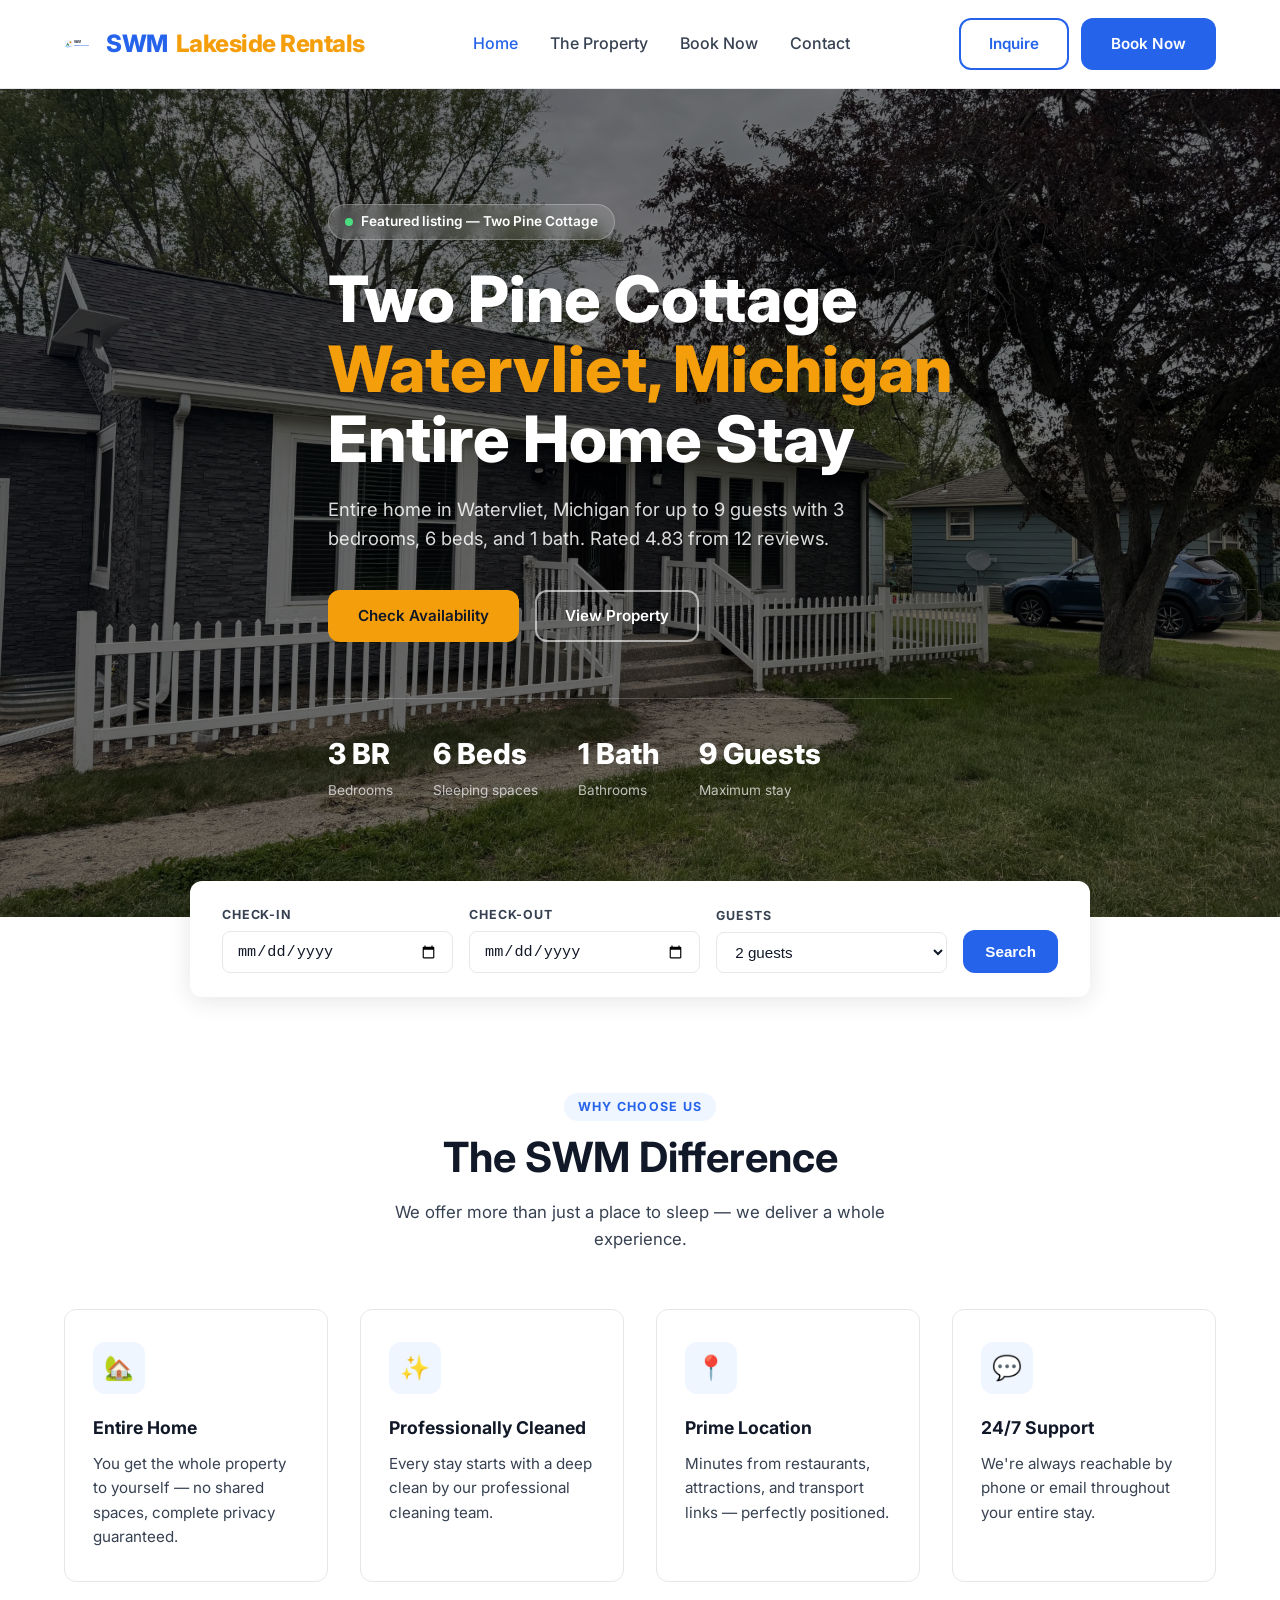
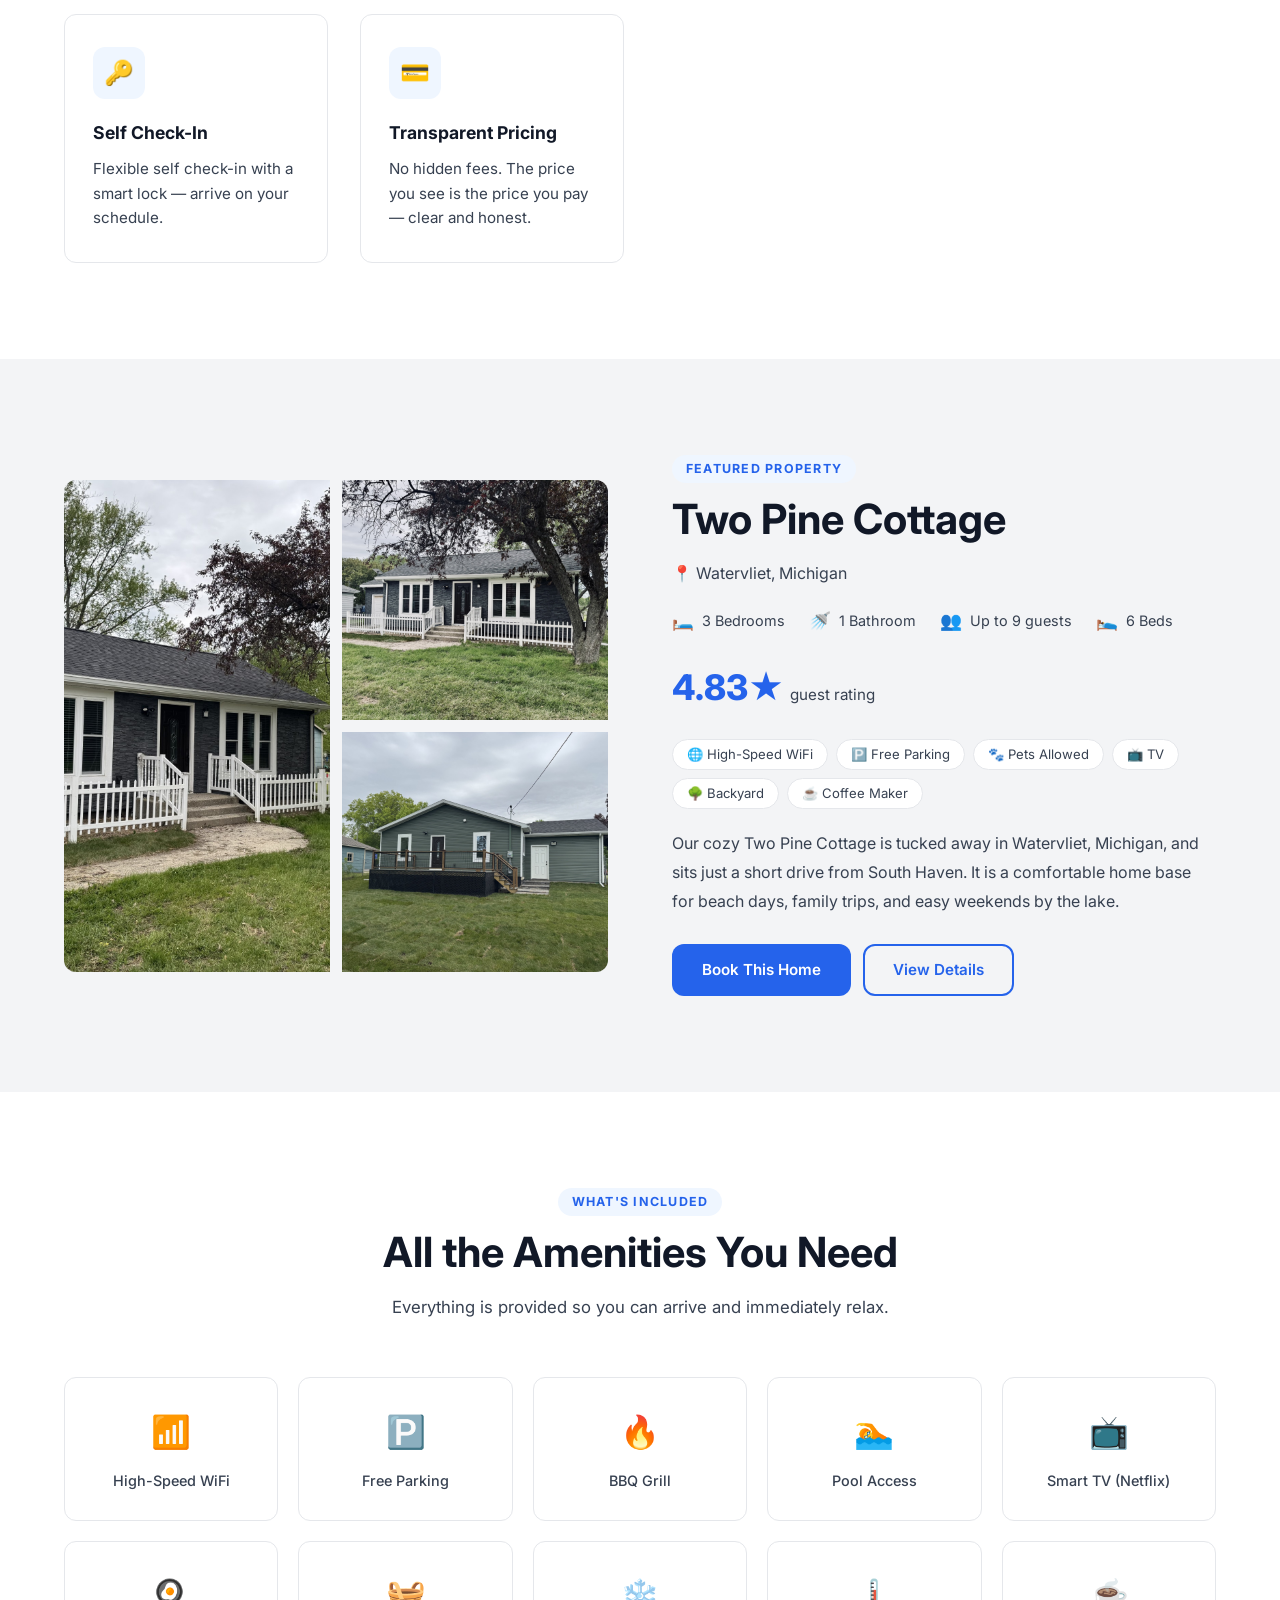
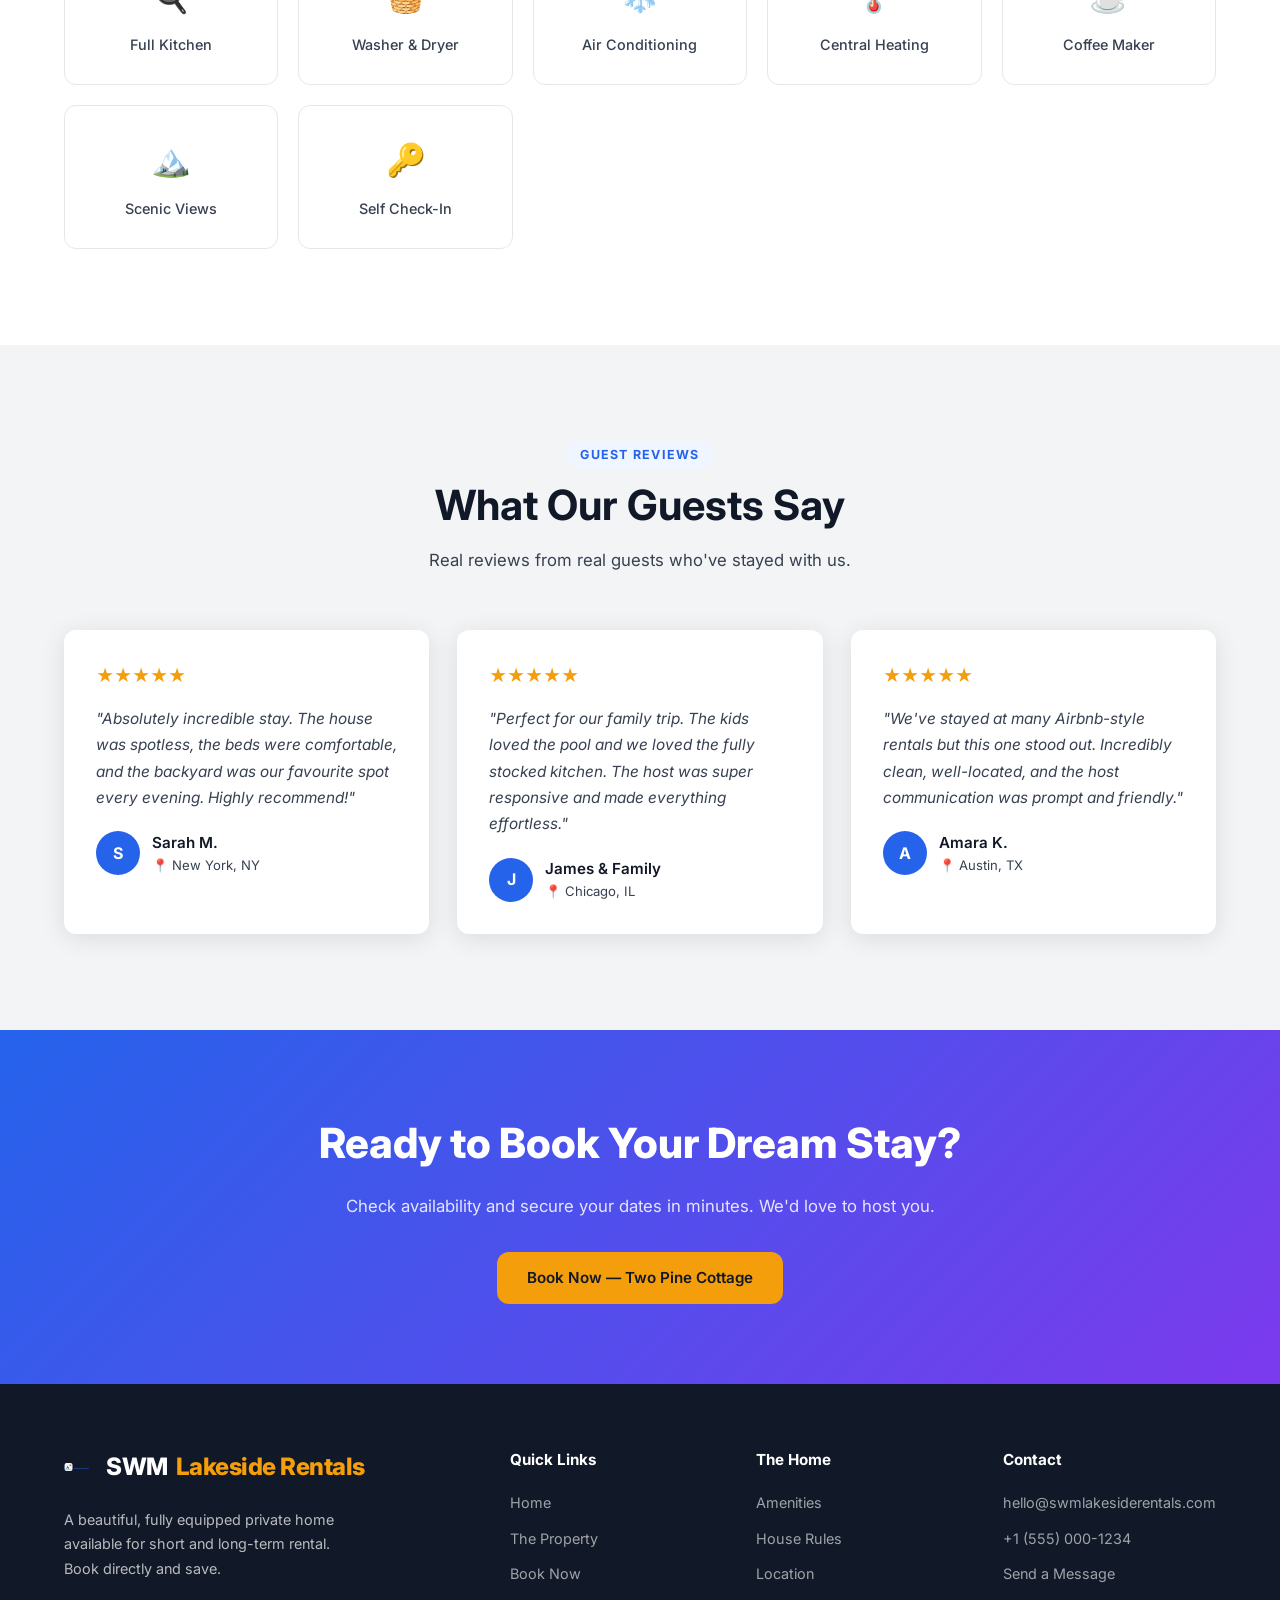
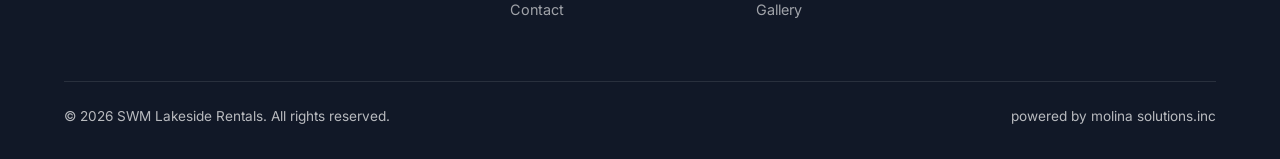
<file: index.html>
<!DOCTYPE html>
<html lang="en">
<head>
  <meta charset="UTF-8" />
  <meta name="viewport" content="width=device-width, initial-scale=1.0" />
  <title>SWM Lakeside Rentals — Vacation Homes in Watervliet</title>
  <meta name="description" content="Stay at SWM Lakeside Rentals in Watervliet, Michigan. Book Two Pine Cottage for lake days, family trips, and relaxing weekends." />
  <link rel="preconnect" href="https://fonts.googleapis.com" />
  <link rel="preconnect" href="https://fonts.gstatic.com" crossorigin />
  <link href="https://fonts.googleapis.com/css2?family=Inter:wght@400;500;600;700;800&display=swap" rel="stylesheet" />
  <link rel="stylesheet" href="css/style.css" />
</head>
<body>

  <!-- ============ HEADER ============ -->
  <header class="site-header">
    <div class="container">
      <nav class="nav">
        <a href="index.html" class="nav-logo"><img src="assets/logo-swm-lakeside.svg" alt="SWM Lakeside Rentals logo" class="brand-logo" />SWM<span>Lakeside Rentals</span></a>
        <ul class="nav-links">
          <li><a href="index.html">Home</a></li>
          <li><a href="property.html">The Property</a></li>
          <li><a href="booking.html">Book Now</a></li>
          <li><a href="contact.html">Contact</a></li>
        </ul>
        <div class="nav-cta">
          <a href="contact.html" class="btn btn-outline">Inquire</a>
          <a href="booking.html" class="btn btn-primary">Book Now</a>
        </div>
        <button class="nav-toggle" aria-label="Toggle navigation" aria-expanded="false">
          <span></span><span></span><span></span>
        </button>
      </nav>
    </div>
  </header>

  <!-- ============ HERO ============ -->
  <section class="hero">
    <div class="hero-bg" aria-hidden="true"></div>
    <div class="container">
      <div class="hero-content">
        <div class="hero-badge">
          <span class="dot"></span>
          Featured listing — Two Pine Cottage
        </div>
        <h1 class="hero-title">
          Two Pine Cottage<br />
          <span class="highlight">Watervliet, Michigan</span><br />
          Entire Home Stay
        </h1>
        <p class="hero-sub">
          Entire home in Watervliet, Michigan for up to 9 guests with 3 bedrooms,
          6 beds, and 1 bath. Rated 4.83 from 12 reviews.
        </p>
        <div class="hero-actions">
          <a href="booking.html" class="btn btn-accent">Check Availability</a>
          <a href="property.html" class="btn btn-outline" style="color:#fff;border-color:rgba(255,255,255,.6);">View Property</a>
        </div>
        <div class="hero-stats">
          <div class="hero-stat">
              <strong>3 BR</strong>
            <span>Bedrooms</span>
          </div>
          <div class="hero-stat">
              <strong>6 Beds</strong>
              <span>Sleeping spaces</span>
          </div>
          <div class="hero-stat">
              <strong>1 Bath</strong>
              <span>Bathrooms</span>
          </div>
          <div class="hero-stat">
              <strong>9 Guests</strong>
              <span>Maximum stay</span>
          </div>
        </div>
      </div>
    </div>
  </section>

  <!-- ============ QUICK BOOKING BAR ============ -->
  <section class="container" style="position:relative;">
    <div class="quick-book">
      <form class="quick-book-grid" id="quick-book-form" novalidate>
        <div>
          <label for="qb-checkin">Check-in</label>
          <input type="date" id="qb-checkin" name="checkin" required />
        </div>
        <div>
          <label for="qb-checkout">Check-out</label>
          <input type="date" id="qb-checkout" name="checkout" required />
        </div>
        <div>
          <label for="qb-guests">Guests</label>
          <select id="qb-guests" name="guests">
            <option value="1">1 guest</option>
            <option value="2" selected>2 guests</option>
            <option value="3">3 guests</option>
            <option value="4">4 guests</option>
            <option value="5">5 guests</option>
            <option value="6">6 guests</option>
              <option value="7">7 guests</option>
              <option value="8">8 guests</option>
              <option value="9">9 guests</option>
          </select>
        </div>
        <div>
          <button type="submit" class="btn btn-primary" style="width:100%;padding:11px 20px;">
            Search
          </button>
        </div>
      </form>
    </div>
  </section>

  <!-- ============ FEATURES ============ -->
  <section class="features">
    <div class="container">
      <div class="text-center">
        <span class="section-label">Why Choose Us</span>
        <h2 class="section-title">The SWM Difference</h2>
        <p class="section-sub">We offer more than just a place to sleep — we deliver a whole experience.</p>
      </div>
      <div class="features-grid">
        <div class="feature-card">
          <div class="feature-icon">🏡</div>
          <h3>Entire Home</h3>
          <p>You get the whole property to yourself — no shared spaces, complete privacy guaranteed.</p>
        </div>
        <div class="feature-card">
          <div class="feature-icon">✨</div>
          <h3>Professionally Cleaned</h3>
          <p>Every stay starts with a deep clean by our professional cleaning team.</p>
        </div>
        <div class="feature-card">
          <div class="feature-icon">📍</div>
          <h3>Prime Location</h3>
          <p>Minutes from restaurants, attractions, and transport links — perfectly positioned.</p>
        </div>
        <div class="feature-card">
          <div class="feature-icon">💬</div>
          <h3>24/7 Support</h3>
          <p>We're always reachable by phone or email throughout your entire stay.</p>
        </div>
        <div class="feature-card">
          <div class="feature-icon">🔑</div>
          <h3>Self Check-In</h3>
          <p>Flexible self check-in with a smart lock — arrive on your schedule.</p>
        </div>
        <div class="feature-card">
          <div class="feature-icon">💳</div>
          <h3>Transparent Pricing</h3>
          <p>No hidden fees. The price you see is the price you pay — clear and honest.</p>
        </div>
      </div>
    </div>
  </section>

  <!-- ============ PROPERTY SHOWCASE ============ -->
  <section class="showcase">
    <div class="container">
      <div class="showcase-inner">
        <!-- Gallery -->
        <div class="showcase-gallery">
          <img class="main-img" src="1-1.jpg" alt="Front exterior of Two Pine Cottage" loading="lazy" />
          <img src="1-2.jpg" alt="Kitchen at Two Pine Cottage" loading="lazy" />
          <img src="1-3.jpg" alt="Bedroom at Two Pine Cottage" loading="lazy" />
        </div>
        <!-- Info -->
        <div class="showcase-info">
          <span class="section-label">Featured Property</span>
          <h2 class="section-title">Two Pine Cottage</h2>
          <p style="color:var(--mid);">📍 Watervliet, Michigan</p>

          <div class="prop-meta">
            <div class="prop-meta-item"><span class="icon">🛏️</span> 3 Bedrooms</div>
            <div class="prop-meta-item"><span class="icon">🚿</span> 1 Bathroom</div>
            <div class="prop-meta-item"><span class="icon">👥</span> Up to 9 guests</div>
            <div class="prop-meta-item"><span class="icon">🛌</span> 6 Beds</div>
          </div>

          <div class="showcase-price">
            <span class="amount">4.83★</span>
            <span class="per">guest rating</span>
          </div>

          <div class="amenity-tags">
            <span class="amenity-tag">🌐 High-Speed WiFi</span>
            <span class="amenity-tag">🅿️ Free Parking</span>
            <span class="amenity-tag">🐾 Pets Allowed</span>
            <span class="amenity-tag">📺 TV</span>
            <span class="amenity-tag">🌳 Backyard</span>
            <span class="amenity-tag">☕ Coffee Maker</span>
          </div>

          <p style="color:var(--mid);line-height:1.8;margin-top:16px;">
            Our cozy Two Pine Cottage is tucked away in Watervliet, Michigan, and sits just a short
            drive from South Haven. It is a comfortable home base for beach days, family trips, and
            easy weekends by the lake.
          </p>

          <div class="showcase-actions">
            <a href="booking.html" class="btn btn-primary">Book This Home</a>
            <a href="property.html" class="btn btn-outline">View Details</a>
          </div>
        </div>
      </div>
    </div>
  </section>

  <!-- ============ AMENITIES ============ -->
  <section class="amenities" id="amenities">
    <div class="container">
      <div class="text-center">
        <span class="section-label">What's Included</span>
        <h2 class="section-title">All the Amenities You Need</h2>
        <p class="section-sub">Everything is provided so you can arrive and immediately relax.</p>
      </div>
      <div class="amenities-grid">
        <div class="amenity-card"><span class="a-icon">📶</span><span>High-Speed WiFi</span></div>
        <div class="amenity-card"><span class="a-icon">🅿️</span><span>Free Parking</span></div>
        <div class="amenity-card"><span class="a-icon">🔥</span><span>BBQ Grill</span></div>
        <div class="amenity-card"><span class="a-icon">🏊</span><span>Pool Access</span></div>
        <div class="amenity-card"><span class="a-icon">📺</span><span>Smart TV (Netflix)</span></div>
        <div class="amenity-card"><span class="a-icon">🍳</span><span>Full Kitchen</span></div>
        <div class="amenity-card"><span class="a-icon">🧺</span><span>Washer & Dryer</span></div>
        <div class="amenity-card"><span class="a-icon">❄️</span><span>Air Conditioning</span></div>
        <div class="amenity-card"><span class="a-icon">🌡️</span><span>Central Heating</span></div>
        <div class="amenity-card"><span class="a-icon">☕</span><span>Coffee Maker</span></div>
        <div class="amenity-card"><span class="a-icon">🏔️</span><span>Scenic Views</span></div>
        <div class="amenity-card"><span class="a-icon">🔑</span><span>Self Check-In</span></div>
      </div>
    </div>
  </section>

  <!-- ============ TESTIMONIALS ============ -->
  <section class="testimonials">
    <div class="container">
      <div class="text-center">
        <span class="section-label">Guest Reviews</span>
        <h2 class="section-title">What Our Guests Say</h2>
        <p class="section-sub">Real reviews from real guests who've stayed with us.</p>
      </div>
      <div class="testimonials-grid">
        <div class="testimonial-card">
          <div class="stars">★★★★★</div>
          <p>"Absolutely incredible stay. The house was spotless, the beds were comfortable, and the backyard was our favourite spot every evening. Highly recommend!"</p>
          <div class="reviewer">
            <div class="reviewer-avatar">S</div>
            <div>
              <div class="reviewer-name">Sarah M.</div>
              <div class="reviewer-loc">📍 New York, NY</div>
            </div>
          </div>
        </div>
        <div class="testimonial-card">
          <div class="stars">★★★★★</div>
          <p>"Perfect for our family trip. The kids loved the pool and we loved the fully stocked kitchen. The host was super responsive and made everything effortless."</p>
          <div class="reviewer">
            <div class="reviewer-avatar">J</div>
            <div>
              <div class="reviewer-name">James &amp; Family</div>
              <div class="reviewer-loc">📍 Chicago, IL</div>
            </div>
          </div>
        </div>
        <div class="testimonial-card">
          <div class="stars">★★★★★</div>
          <p>"We've stayed at many Airbnb-style rentals but this one stood out. Incredibly clean, well-located, and the host communication was prompt and friendly."</p>
          <div class="reviewer">
            <div class="reviewer-avatar">A</div>
            <div>
              <div class="reviewer-name">Amara K.</div>
              <div class="reviewer-loc">📍 Austin, TX</div>
            </div>
          </div>
        </div>
      </div>
    </div>
  </section>

  <!-- ============ CTA BAND ============ -->
  <section class="cta-band">
    <div class="container">
      <h2>Ready to Book Your Dream Stay?</h2>
      <p>Check availability and secure your dates in minutes. We'd love to host you.</p>
      <a href="booking.html" class="btn btn-accent">Book Now — Two Pine Cottage</a>
    </div>
  </section>

  <!-- ============ FOOTER ============ -->
  <footer class="site-footer">
    <div class="container">
      <div class="footer-grid">
        <div class="footer-brand">
          <a href="index.html" class="nav-logo"><img src="assets/logo-swm-lakeside.svg" alt="SWM Lakeside Rentals logo" class="brand-logo" />SWM<span>Lakeside Rentals</span></a>
          <p>A beautiful, fully equipped private home available for short and long-term rental. Book directly and save.</p>
        </div>
        <div class="footer-col">
          <h4>Quick Links</h4>
          <ul>
            <li><a href="index.html">Home</a></li>
            <li><a href="property.html">The Property</a></li>
            <li><a href="booking.html">Book Now</a></li>
            <li><a href="contact.html">Contact</a></li>
          </ul>
        </div>
        <div class="footer-col">
          <h4>The Home</h4>
          <ul>
            <li><a href="property.html#amenities">Amenities</a></li>
            <li><a href="property.html#rules">House Rules</a></li>
            <li><a href="property.html#location">Location</a></li>
            <li><a href="property.html#gallery">Gallery</a></li>
          </ul>
        </div>
        <div class="footer-col">
          <h4>Contact</h4>
          <ul>
            <li><a href="mailto:hello@swmlakesiderentals.com">hello@swmlakesiderentals.com</a></li>
            <li><a href="tel:+15550001234">+1 (555) 000-1234</a></li>
            <li><a href="contact.html">Send a Message</a></li>
          </ul>
        </div>
      </div>
      <div class="footer-bottom">
        <span>&copy; 2026 SWM Lakeside Rentals. All rights reserved.</span>
        <span>powered by molina solutions.inc</span>
      </div>
    </div>
  </footer>

  <script src="js/main.js"></script>
</body>
</html>
</file>
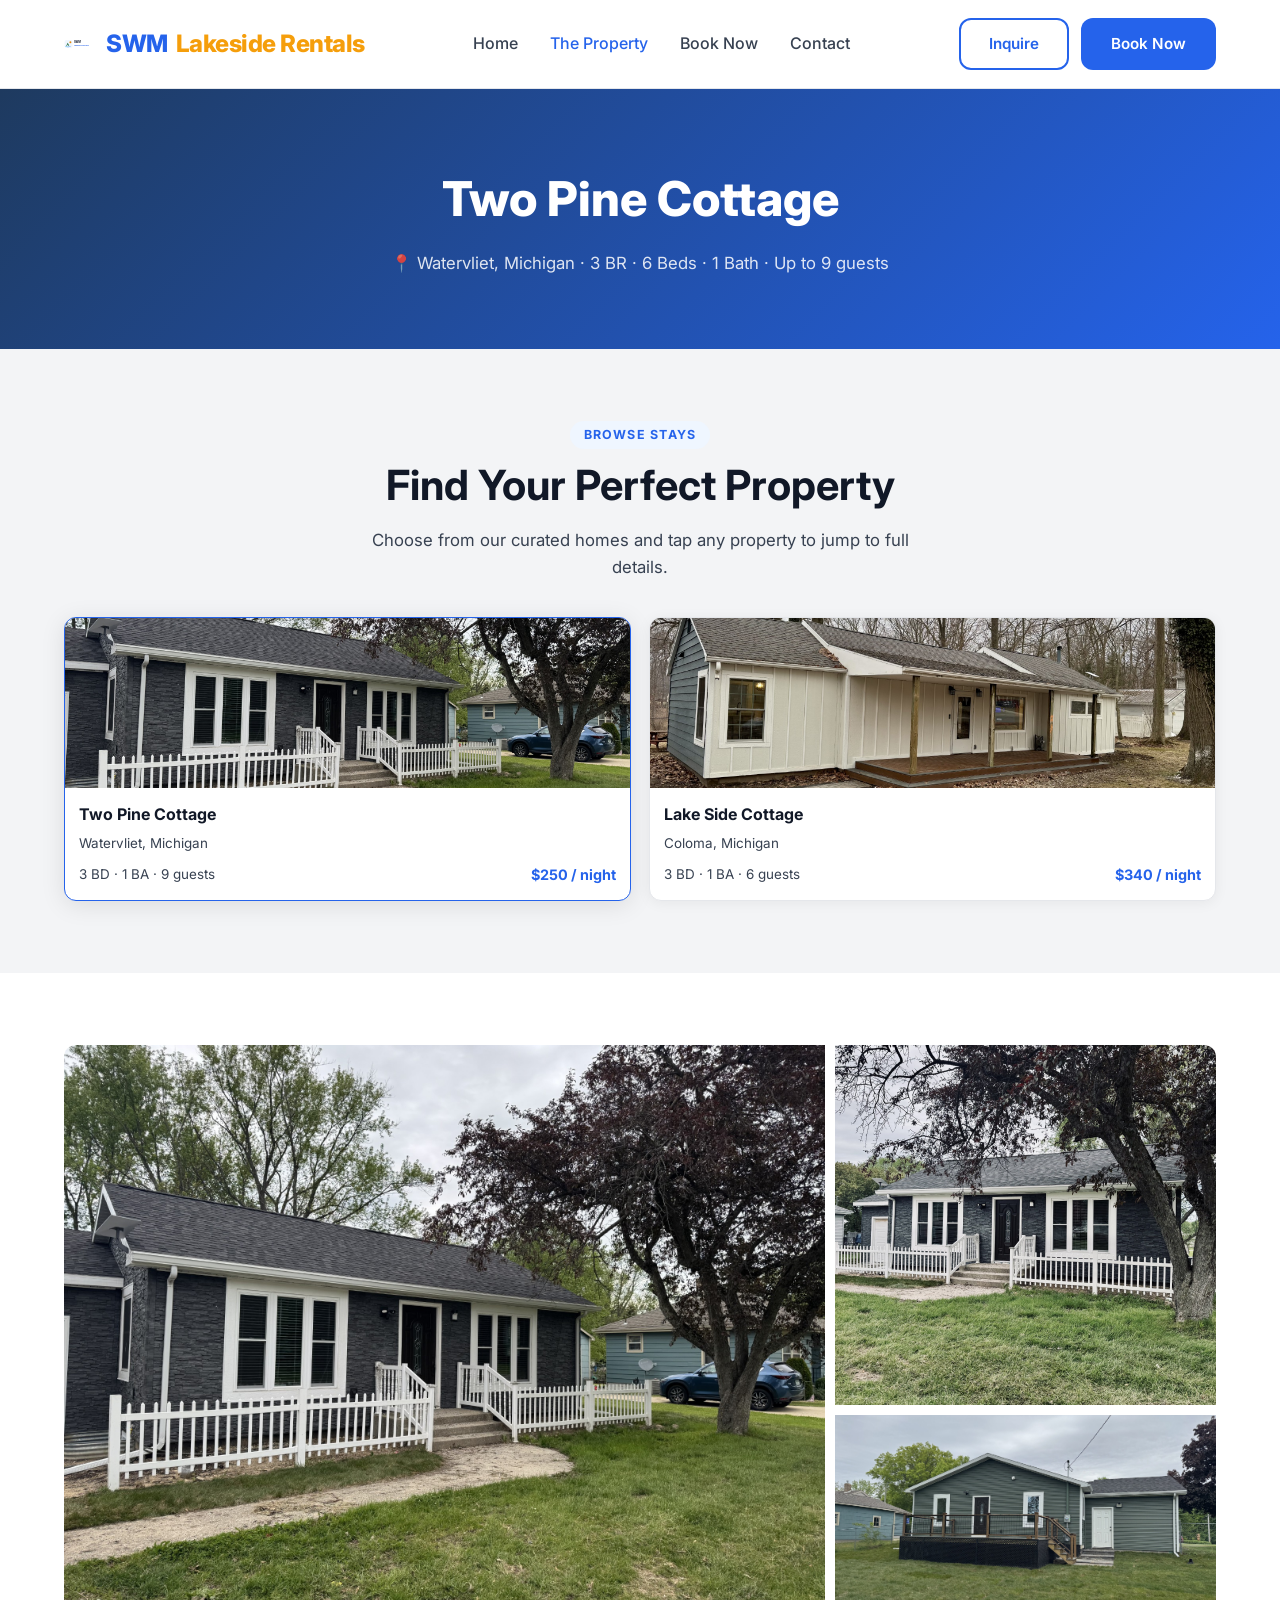
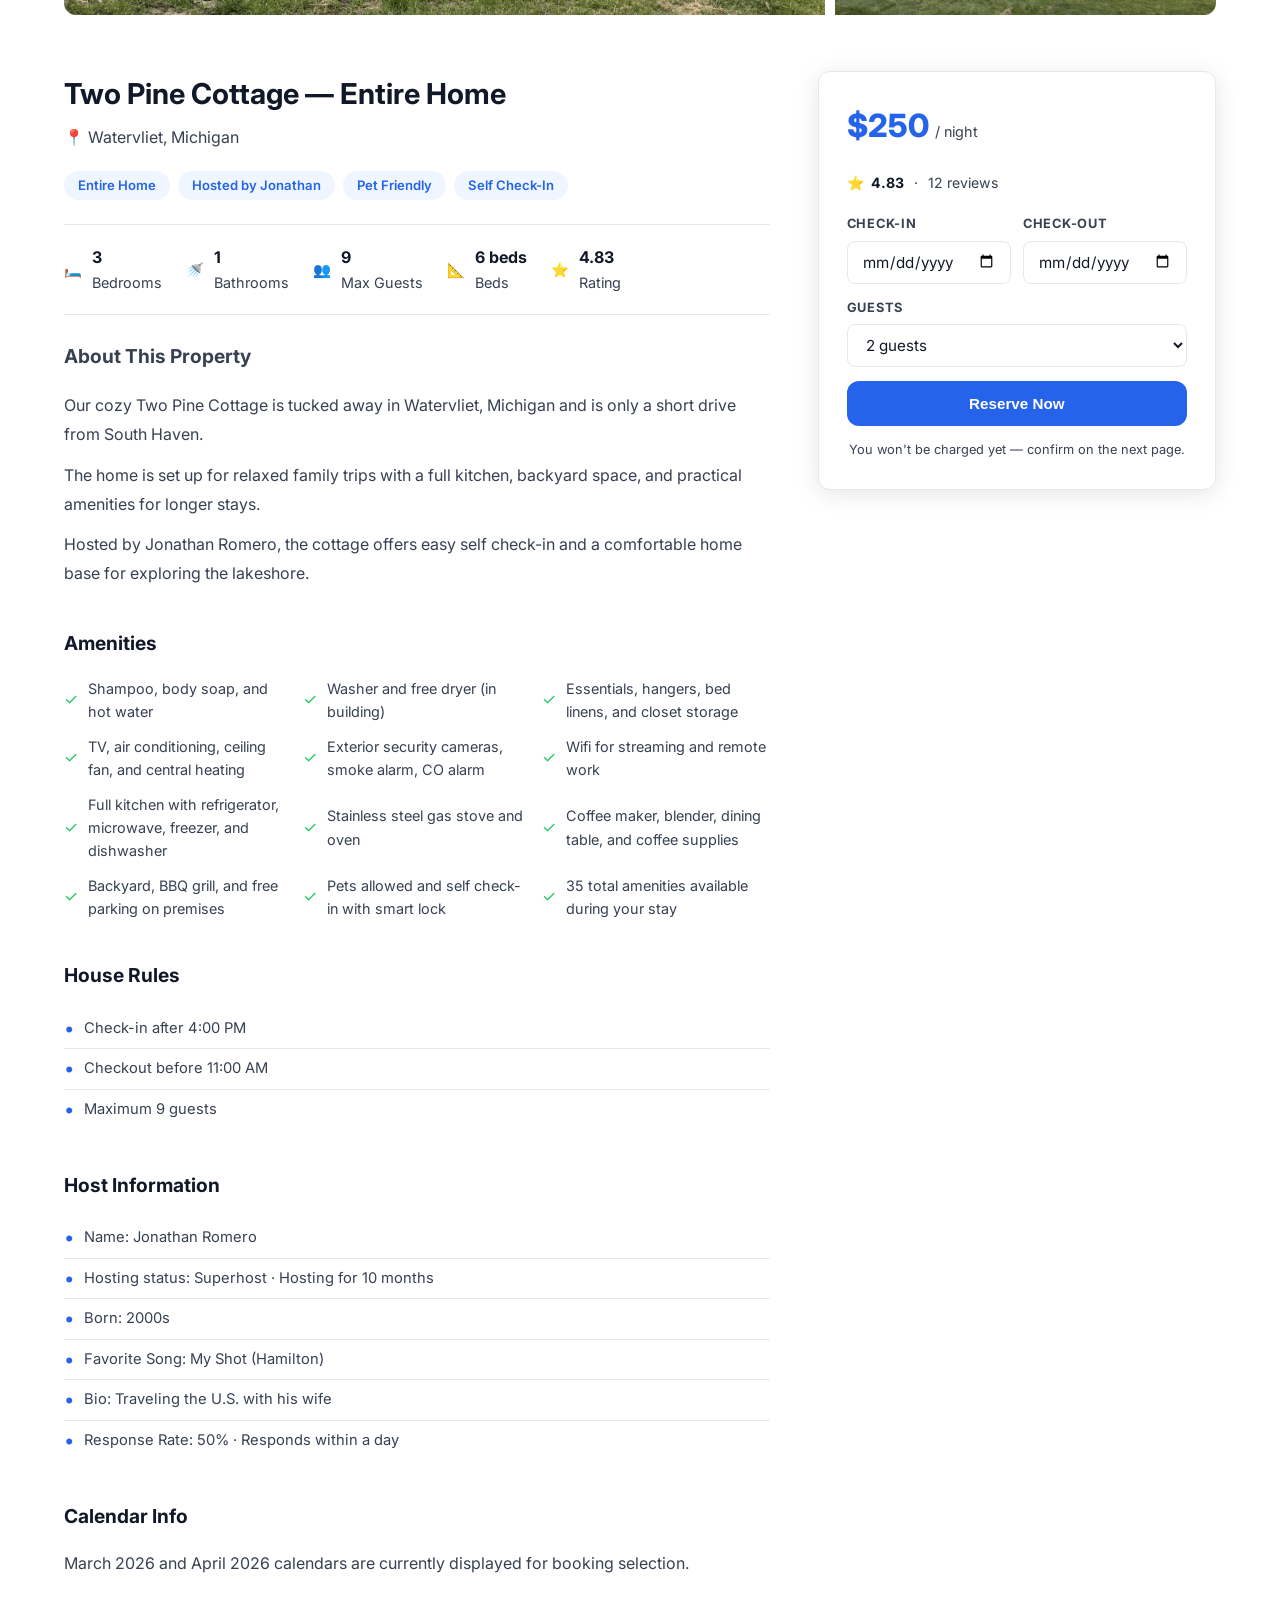
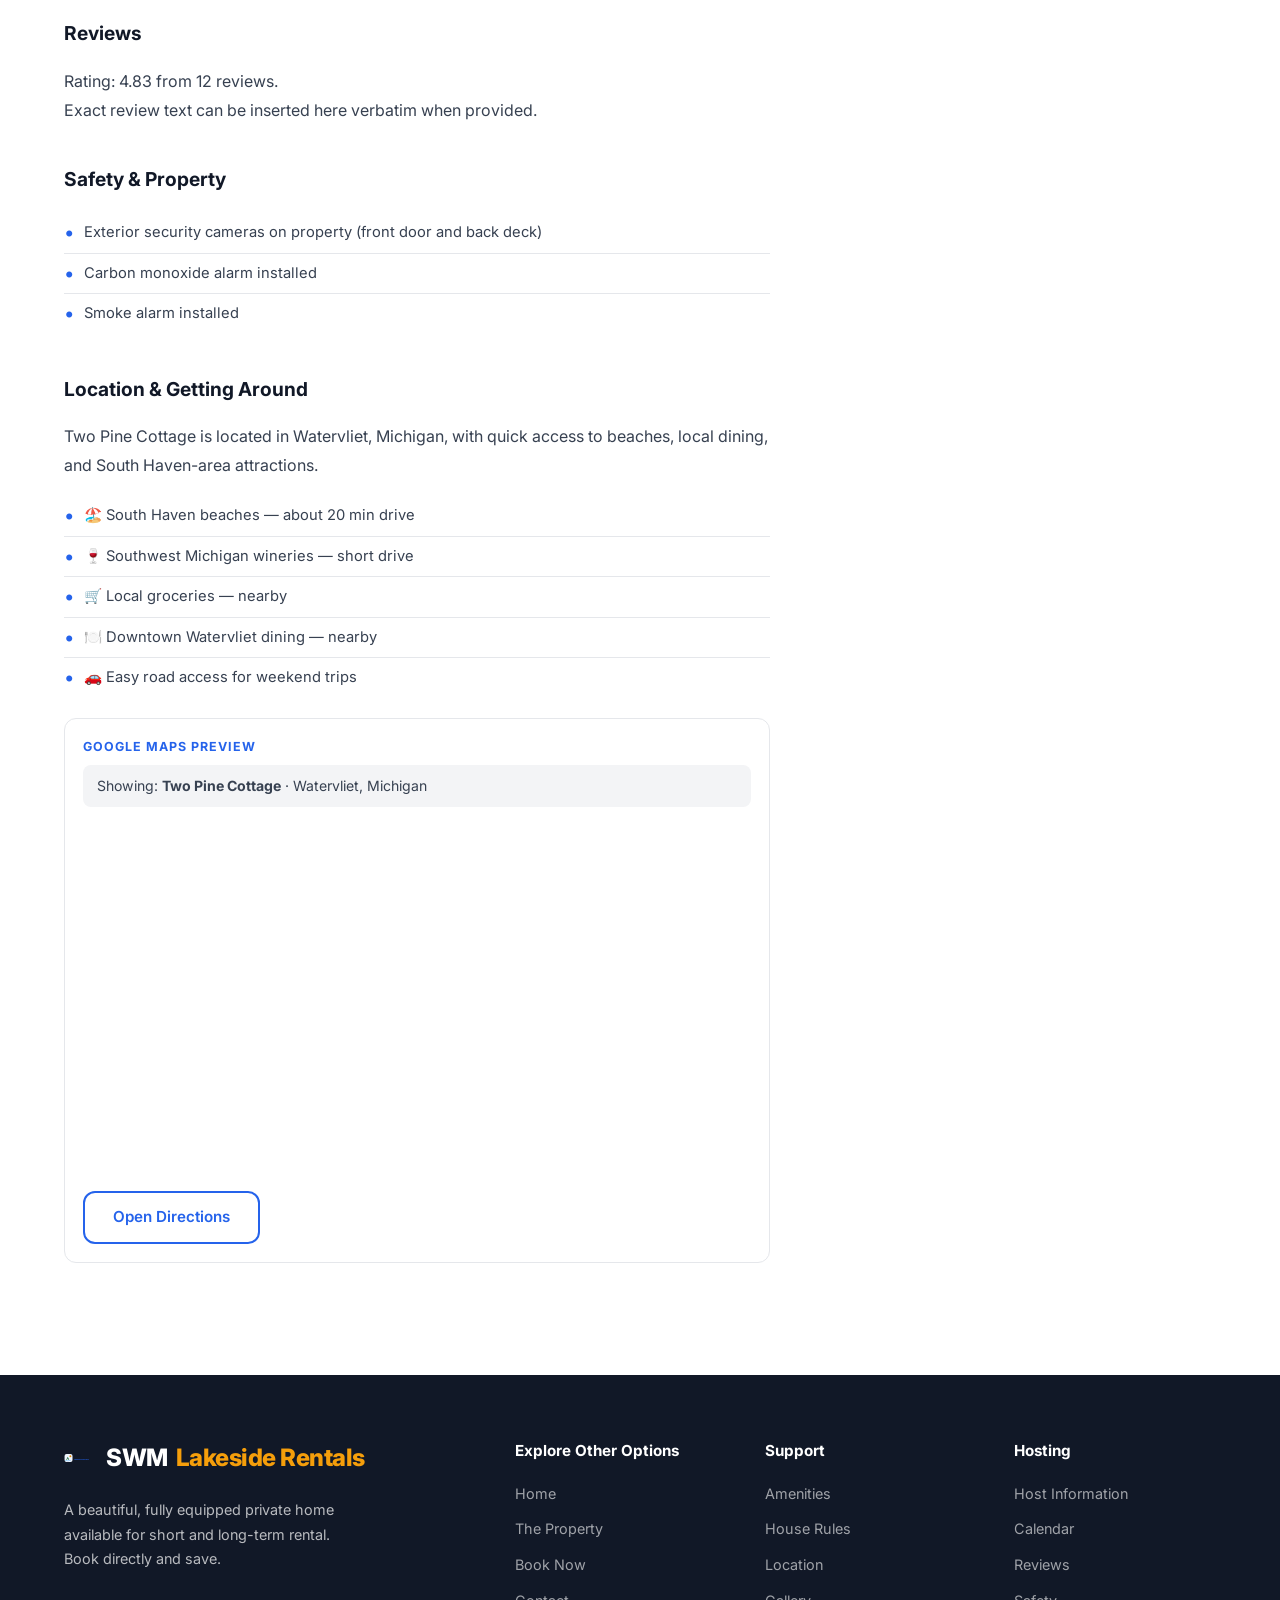
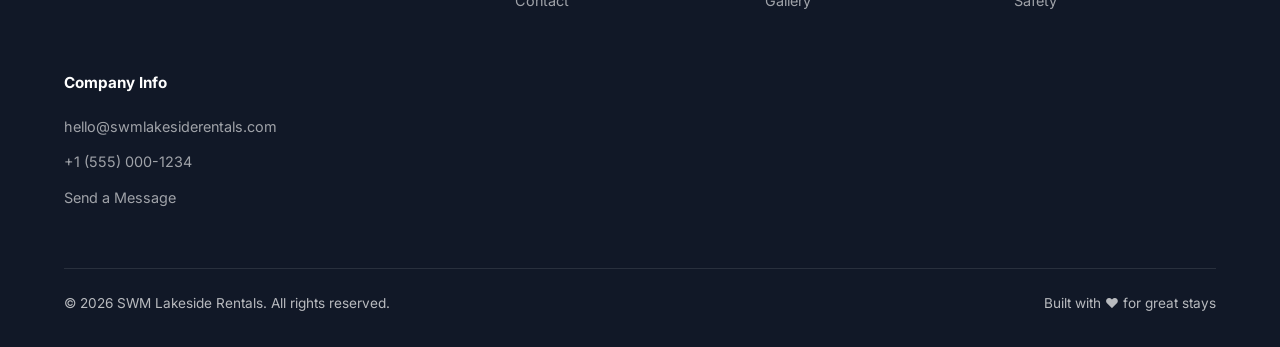
<file: property.html>
<!DOCTYPE html>
<html lang="en">

<head>
  <meta charset="UTF-8" />
  <meta name="viewport" content="width=device-width, initial-scale=1.0" />
  <title>The Property — SWM Lakeside Rentals</title>
  <meta name="description"
    content="Explore every detail of our stunning 3-bedroom rental home — gallery, amenities, rules and location." />
  <link rel="preconnect" href="https://fonts.googleapis.com" />
  <link rel="preconnect" href="https://fonts.gstatic.com" crossorigin />
  <link href="https://fonts.googleapis.com/css2?family=Inter:wght@400;500;600;700;800&display=swap" rel="stylesheet" />
  <link rel="stylesheet" href="css/style.css" />
</head>

<body>

  <!-- ============ HEADER ============ -->
  <header class="site-header">
    <div class="container">
      <nav class="nav">
        <a href="index.html" class="nav-logo"><img src="assets/logo-swm-lakeside.svg" alt="SWM Lakeside Rentals logo" class="brand-logo" />SWM<span>Lakeside Rentals</span></a>
        <ul class="nav-links">
          <li><a href="index.html">Home</a></li>
          <li><a href="property.html">The Property</a></li>
          <li><a href="booking.html">Book Now</a></li>
          <li><a href="contact.html">Contact</a></li>
        </ul>
        <div class="nav-cta">
          <a href="contact.html" class="btn btn-outline">Inquire</a>
          <a href="booking.html" class="btn btn-primary">Book Now</a>
        </div>
        <button class="nav-toggle" aria-label="Toggle navigation" aria-expanded="false">
          <span></span><span></span><span></span>
        </button>
      </nav>
    </div>
  </header>

  <!-- ============ PAGE HERO ============ -->
  <div class="page-hero">
    <div class="container">
      <h1 id="hero-property-name">Two Pine Cottage</h1>
      <p id="hero-property-meta">📍 Watervliet, Michigan &nbsp;·&nbsp; 3 BR · 6 Beds · 1 Bath · Up to 9 guests</p>
    </div>
  </div>

  <!-- ============ SHOWCASE LISTINGS ============ -->
  <section class="properties-showcase">
    <div class="container">
      <div class="text-center">
        <span class="section-label">Browse Stays</span>
        <h2 class="section-title">Find Your Perfect Property</h2>
        <p class="section-sub">Choose from our curated homes and tap any property to jump to full details.</p>
      </div>
      <div id="featured-properties-grid" class="featured-properties-grid"></div>
    </div>
  </section>

  <!-- ============ PROPERTY DETAIL ============ -->
  <section class="property-detail" id="property-details">
    <div class="container">

      <!-- Gallery -->
      <div class="property-gallery">
        <img id="gallery-main" class="main-photo" src="1-1.jpg"
          alt="Exterior front view" loading="lazy" />
        <img id="gallery-second" src="1-2.jpg" alt="Modern kitchen"
          loading="lazy" />  
        <img id="gallery-third" src="1-3.jpg" alt="Living room"
          loading="lazy" />
      </div>

      <!-- Layout: info + sidebar -->
      <div class="property-layout">

        <!-- Left: property info -->
        <div class="property-info">
          <h2 id="detail-title">Two Pine Cottage — Entire Home</h2>
          <p id="detail-location" class="property-location">📍 Watervliet, Michigan</p>

          <div class="property-tags" id="property-tags">
            <span class="property-tag">Entire Home</span>
            <span class="property-tag">Hosted by Jonathan</span>
            <span class="property-tag">Pet Friendly</span>
            <span class="property-tag">Self Check-In</span>
          </div>

          <div class="property-stats">
            <div class="prop-stat">
              <span>🛏️</span>
              <div>
                <strong id="stat-bedrooms">3</strong>
                Bedrooms
              </div>
            </div>
            <div class="prop-stat">
              <span>🚿</span>
              <div>
                <strong id="stat-bathrooms">1</strong>
                Bathrooms
              </div>
            </div>
            <div class="prop-stat">
              <span>👥</span>
              <div>
                <strong id="stat-guests">9</strong>
                Max Guests
              </div>
            </div>
            <div class="prop-stat">
              <span>📐</span>
              <div>
                <strong id="stat-sqft">6</strong>
                Beds
              </div>
            </div>
            <div class="prop-stat">
              <span>⭐</span>
              <div>
                <strong id="stat-rating">4.83</strong>
                Rating
              </div>
            </div>
          </div>

          <!-- Description -->
          <div class="property-description detail-section" id="property-description">
            <h3>About This Property</h3>
            <p>
              Our cozy Two Pine Cottage is tucked away in the charming town of Watervliet, Michigan.
              It is just a 20-minute drive from South Haven and close to beaches, wineries,
              and local summer attractions.
            </p>
            <p>
              The cottage is designed for relaxed group stays with flexible sleeping arrangements,
              a fully equipped kitchen, and a comfortable living area for movie nights or quiet mornings.
              You can enjoy morning coffee outside, grill in the backyard, and settle in with fast wifi after a day out.
            </p>
            <p>
              Hosted by Jonathan Romero, this stay focuses on simple comfort, practical amenities,
              and easy self check-in so guests can arrive on their own schedule.
            </p>
          </div>

          <!-- Amenities -->
          <div class="detail-section" id="amenities">
            <h3>Amenities</h3>
            <div class="amenities-list" id="amenities-list">
              <div class="amenity-item"><span class="check">✓</span> Shampoo, body soap, and hot water</div>
              <div class="amenity-item"><span class="check">✓</span> Washer and free dryer (in building)</div>
              <div class="amenity-item"><span class="check">✓</span> Essentials, hangers, bed linens, and closet storage</div>
              <div class="amenity-item"><span class="check">✓</span> TV, air conditioning, ceiling fan, and central heating</div>
              <div class="amenity-item"><span class="check">✓</span> Exterior security cameras, smoke alarm, CO alarm</div>
              <div class="amenity-item"><span class="check">✓</span> Wifi for streaming and remote work</div>
              <div class="amenity-item"><span class="check">✓</span> Full kitchen with refrigerator, microwave, freezer, and dishwasher</div>
              <div class="amenity-item"><span class="check">✓</span> Stainless steel gas stove and oven</div>
              <div class="amenity-item"><span class="check">✓</span> Coffee maker, blender, dining table, and coffee supplies</div>
              <div class="amenity-item"><span class="check">✓</span> Backyard, BBQ grill, and free parking on premises</div>
              <div class="amenity-item"><span class="check">✓</span> Pets allowed and self check-in with smart lock</div>
              <div class="amenity-item"><span class="check">✓</span> 35 total amenities available during your stay</div>
            </div>
          </div>

          <!-- House Rules -->
          <div class="detail-section" id="rules">
            <h3>House Rules</h3>
            <ul class="rules-list" id="house-rules-list">
              <li>Check-in after 4:00 PM</li>
              <li>Checkout before 11:00 AM</li>
              <li>Maximum 9 guests</li>
            </ul>
          </div>

          <div class="detail-section" id="host-info">
            <h3>Host Information</h3>
            <ul class="rules-list" id="host-info-list">
              <li>Name: Jonathan Romero</li>
              <li>Hosting status: Superhost · Hosting for 10 months</li>
              <li>Born: 2000s</li>
              <li>Favorite Song: My Shot (Hamilton)</li>
              <li>Bio: Traveling the U.S. with his wife</li>
              <li>Response Rate: 50% · Responds within a day</li>
            </ul>
          </div>

          <div class="detail-section" id="calendar-info">
            <h3>Calendar Info</h3>
            <p id="calendar-text" style="color:var(--mid);line-height:1.8;">March 2026 and April 2026 calendars are currently displayed for booking selection.</p>
          </div>

          <div class="detail-section" id="reviews">
            <h3>Reviews</h3>
            <div id="reviews-content">
              <p style="color:var(--mid);line-height:1.8;">
                Rating: 4.83 from 12 reviews.
              </p>
              <p style="color:var(--mid);line-height:1.8;">
                Exact review text is not included here yet. If you share the full review copy you want published,
                it can be inserted verbatim in this section.
              </p>
            </div>
          </div>

          <div class="detail-section" id="safety">
            <h3>Safety &amp; Property</h3>
            <ul class="rules-list" id="safety-list">
              <li>Exterior security cameras on property (front door and back deck)</li>
              <li>Carbon monoxide alarm installed</li>
              <li>Smoke alarm installed</li>
            </ul>
          </div>

          <!-- Location -->
          <div class="detail-section" id="location">
            <h3>Location &amp; Getting Around</h3>
            <p style="color:var(--mid);line-height:1.8;margin-bottom:16px;">
              Two Pine Cottage is located in Watervliet, Michigan, with quick access to beaches,
              local dining, and South Haven-area attractions.
            </p>
            <ul class="rules-list" id="nearby-list">
              <li>🏖️ South Haven beaches — about 20 min drive</li>
              <li>🍷 Southwest Michigan wineries — short drive</li>
              <li>🛒 Local grocery options — nearby</li>
              <li>🍽️ Downtown Watervliet dining — nearby</li>
              <li>🚗 Easy road access for weekend trips</li>
            </ul>
            <div class="google-map-widget">
              <p class="map-widget-label">Google Maps Preview</p>
              <p id="map-status" class="map-status">Select a listing to view address and route options.</p>
              <iframe id="property-map-frame" title="Property location on Google Maps" loading="lazy" referrerpolicy="no-referrer-when-downgrade"></iframe>
              <div class="map-actions">
                <a id="map-directions-link" class="btn btn-outline" target="_blank" rel="noopener noreferrer">Open Directions</a>
              </div>
            </div>
          </div>
        </div>

        <!-- Right: booking sidebar -->
        <aside class="booking-sidebar">
          <div class="sidebar-price">
            <span id="detail-price" class="amount">$250</span>
            <span class="per">/ night</span>
            <span data-rate="250" id="nightly-rate" style="display:none;"></span>
          </div>
          <div style="display:flex;align-items:center;gap:6px;margin-bottom:20px;font-size:.88rem;color:var(--mid);">
            ⭐ <strong id="sidebar-rating" style="color:var(--dark);">4.83</strong> &nbsp;·&nbsp; <span id="sidebar-review-summary">12 reviews</span>
          </div>

          <div class="sidebar-form">
            <div style="display:grid;grid-template-columns:1fr 1fr;gap:12px;">
              <div class="form-group">
                <label for="sb-checkin">Check-in</label>
                <input type="date" id="sb-checkin" />
              </div>
              <div class="form-group">
                <label for="sb-checkout">Check-out</label>
                <input type="date" id="sb-checkout" />
              </div>
            </div>
            <div class="form-group">
              <label for="sb-guests">Guests</label>
              <select id="sb-guests">
                <option value="1">1 guest</option>
                <option value="2" selected>2 guests</option>
                <option value="3">3 guests</option>
                <option value="4">4 guests</option>
                <option value="5">5 guests</option>
                <option value="6">6 guests</option>
                <option value="7">7 guests</option>
                <option value="8">8 guests</option>
                <option value="9">9 guests</option>
              </select>
            </div>

            <!-- Price breakdown (shown after dates selected) -->
            <div class="price-breakdown" id="price-breakdown" style="display:none;">
              <div class="price-row">
                <span id="calc-nights">— nights</span>
                <span id="calc-base">—</span>
              </div>
              <div class="price-row">
                <span>Cleaning fee</span>
                <span id="calc-cleaning">—</span>
              </div>
              <div class="price-row">
                <span>Service fee</span>
                <span id="calc-service">—</span>
              </div>
              <div class="price-row total">
                <span>Total</span>
                <span id="calc-total">—</span>
              </div>
            </div>

            <div class="alert" id="sidebar-alert" role="alert">
              <span>ℹ️</span>
              <span class="alert-msg"></span>
            </div>

            <button type="button" id="sidebar-book-btn" class="btn btn-primary" style="width:100%;">
              Reserve Now
            </button>

            <p style="text-align:center;font-size:.8rem;color:var(--mid);">
              You won't be charged yet — confirm on the next page.
            </p>
          </div>
        </aside>
      </div>
    </div>
  </section>

  <!-- ============ FOOTER ============ -->
  <footer class="site-footer">
    <div class="container">
      <div class="footer-grid">
        <div class="footer-brand">
          <a href="index.html" class="nav-logo"><img src="assets/logo-swm-lakeside.svg" alt="SWM Lakeside Rentals logo" class="brand-logo" />SWM<span>Lakeside Rentals</span></a>
          <p>A beautiful, fully equipped private home available for short and long-term rental. Book directly and save.
          </p>
        </div>
        <div class="footer-col">
          <h4>Explore Other Options</h4>
          <ul>
            <li><a href="index.html">Home</a></li>
            <li><a href="property.html">The Property</a></li>
            <li><a href="booking.html">Book Now</a></li>
            <li><a href="contact.html">Contact</a></li>
          </ul>
        </div>
        <div class="footer-col">
          <h4>Support</h4>
          <ul>
            <li><a href="#amenities">Amenities</a></li>
            <li><a href="#rules">House Rules</a></li>
            <li><a href="#location">Location</a></li>
            <li><a href="#gallery">Gallery</a></li>
          </ul>
        </div>
        <div class="footer-col">
          <h4>Hosting</h4>
          <ul>
            <li><a href="#host-info">Host Information</a></li>
            <li><a href="#calendar-info">Calendar</a></li>
            <li><a href="#reviews">Reviews</a></li>
            <li><a href="#safety">Safety</a></li>
          </ul>
        </div>
        <div class="footer-col">
          <h4>Company Info</h4>
          <ul>
              <li><a href="mailto:hello@swmlakesiderentals.com">hello@swmlakesiderentals.com</a></li>
            <li><a href="tel:+15550001234">+1 (555) 000-1234</a></li>
            <li><a href="contact.html">Send a Message</a></li>
          </ul>
        </div>
      </div>
      <div class="footer-bottom">
        <span>&copy; 2026 SWM Lakeside Rentals. All rights reserved.</span>
        <span>Built with ❤️ for great stays</span>
      </div>
    </div>
  </footer>

  <script src="js/main.js"></script>
</body>

</html>
</file>
<file: css/style.css>
/* =========================================
   JRW Property Rentals — Main Stylesheet
   ========================================= */

/* --- Reset & Base --- */
*, *::before, *::after {
  box-sizing: border-box;
  margin: 0;
  padding: 0;
}

:root {
  --primary:    #2563eb;
  --primary-dk: #1d4ed8;
  --accent:     #f59e0b;
  --dark:       #111827;
  --mid:        #374151;
  --light:      #f3f4f6;
  --white:      #ffffff;
  --border:     #e5e7eb;
  --shadow:     0 4px 24px rgba(0,0,0,.10);
  --radius:     12px;
  --transition: .25s ease;
}

html { scroll-behavior: smooth; }

body {
  font-family: 'Inter', 'Segoe UI', sans-serif;
  color: var(--dark);
  background: var(--white);
  line-height: 1.6;
}

a {
  color: var(--primary);
  text-decoration: none;
  transition: color var(--transition);
}
a:hover { color: var(--primary-dk); }

img { max-width: 100%; display: block; }

.container {
  max-width: 1200px;
  margin: 0 auto;
  padding: 0 24px;
}

/* --- Utility --- */
.btn {
  display: inline-block;
  padding: 12px 28px;
  border-radius: var(--radius);
  font-weight: 600;
  font-size: .95rem;
  cursor: pointer;
  border: 2px solid transparent;
  transition: background var(--transition), color var(--transition), transform .15s;
}
.btn:active { transform: scale(.97); }

.btn-primary {
  background: var(--primary);
  color: var(--white);
}
.btn-primary:hover {
  background: var(--primary-dk);
  color: var(--white);
}

.btn-outline {
  background: transparent;
  border-color: var(--primary);
  color: var(--primary);
}
.btn-outline:hover {
  background: var(--primary);
  color: var(--white);
}

.btn-accent {
  background: var(--accent);
  color: var(--dark);
}
.btn-accent:hover {
  background: #d97706;
  color: var(--white);
}

.section-label {
  display: inline-block;
  background: #eff6ff;
  color: var(--primary);
  font-size: .78rem;
  font-weight: 700;
  letter-spacing: .1em;
  text-transform: uppercase;
  padding: 4px 14px;
  border-radius: 100px;
  margin-bottom: 12px;
}

.section-title {
  font-size: clamp(1.6rem, 4vw, 2.6rem);
  font-weight: 700;
  line-height: 1.2;
  color: var(--dark);
  margin-bottom: 16px;
}

.section-sub {
  color: var(--mid);
  font-size: 1.05rem;
  max-width: 560px;
}

.text-center { text-align: center; }
.text-center .section-sub { margin: 0 auto; }

/* =========================================
   HEADER / NAV
   ========================================= */
.site-header {
  position: sticky;
  top: 0;
  z-index: 100;
  background: var(--white);
  border-bottom: 1px solid var(--border);
  backdrop-filter: blur(8px);
}

.nav {
  display: flex;
  align-items: center;
  justify-content: space-between;
  padding: 18px 0;
}

.nav-logo {
  display: inline-flex;
  align-items: center;
  gap: 8px;
  font-size: 1.5rem;
  font-weight: 800;
  color: var(--primary);
  letter-spacing: -.02em;
}
.nav-logo span { color: var(--accent); }

.brand-logo {
  width: 34px;
  height: 34px;
  flex-shrink: 0;
}

.nav-links {
  display: flex;
  gap: 32px;
  list-style: none;
}

.nav-links a {
  font-weight: 500;
  color: var(--mid);
  transition: color var(--transition);
}
.nav-links a:hover,
.nav-links a.active { color: var(--primary); }

.nav-cta { display: flex; gap: 12px; align-items: center; }

/* Hamburger */
.nav-toggle {
  display: none;
  flex-direction: column;
  gap: 5px;
  background: none;
  border: none;
  cursor: pointer;
  padding: 4px;
}
.nav-toggle span {
  display: block;
  width: 24px;
  height: 2px;
  background: var(--dark);
  border-radius: 2px;
  transition: var(--transition);
}

/* =========================================
   HERO
   ========================================= */
.hero {
  position: relative;
  min-height: 92vh;
  display: flex;
  align-items: center;
  overflow: hidden;
}

.hero-bg {
  position: absolute;
  inset: 0;
  background: url('../1-1.jpg') center/cover no-repeat;
  filter: brightness(.45);
}

.hero-content {
  position: relative;
  color: var(--white);
  max-width: 700px;
}

.hero-badge {
  display: inline-flex;
  align-items: center;
  gap: 8px;
  background: rgba(255,255,255,.15);
  backdrop-filter: blur(8px);
  border: 1px solid rgba(255,255,255,.25);
  border-radius: 100px;
  padding: 6px 16px;
  font-size: .85rem;
  font-weight: 600;
  color: var(--white);
  margin-bottom: 24px;
}
.hero-badge .dot {
  width: 8px;
  height: 8px;
  border-radius: 50%;
  background: #4ade80;
  flex-shrink: 0;
}

.hero-title {
  font-size: clamp(2.2rem, 6vw, 4rem);
  font-weight: 800;
  line-height: 1.1;
  margin-bottom: 20px;
}
.hero-title .highlight { color: var(--accent); }

.hero-sub {
  font-size: 1.15rem;
  color: rgba(255,255,255,.85);
  margin-bottom: 36px;
  max-width: 520px;
}

.hero-actions { display: flex; gap: 16px; flex-wrap: wrap; }

.hero-stats {
  display: flex;
  gap: 40px;
  margin-top: 56px;
  padding-top: 32px;
  border-top: 1px solid rgba(255,255,255,.2);
  flex-wrap: wrap;
}
.hero-stat strong {
  display: block;
  font-size: 1.8rem;
  font-weight: 800;
  color: var(--white);
}
.hero-stat span {
  font-size: .85rem;
  color: rgba(255,255,255,.7);
}

/* =========================================
   QUICK BOOKING BAR
   ========================================= */
.quick-book {
  background: var(--white);
  box-shadow: var(--shadow);
  border-radius: var(--radius);
  padding: 24px 32px;
  margin: -36px auto 0;
  position: relative;
  z-index: 10;
  max-width: 900px;
}

.quick-book-grid {
  display: grid;
  grid-template-columns: 1fr 1fr 1fr auto;
  gap: 16px;
  align-items: end;
}

.quick-book label {
  display: block;
  font-size: .78rem;
  font-weight: 700;
  color: var(--mid);
  text-transform: uppercase;
  letter-spacing: .07em;
  margin-bottom: 6px;
}

.quick-book input,
.quick-book select {
  width: 100%;
  padding: 10px 14px;
  border: 1px solid var(--border);
  border-radius: 8px;
  font-size: .95rem;
  color: var(--dark);
  background: var(--white);
  outline: none;
  transition: border-color var(--transition);
}

.quick-book input:focus,
.quick-book select:focus { border-color: var(--primary); }

/* =========================================
   FEATURES / WHY US
   ========================================= */
.features { padding: 96px 0; }

.features-grid {
  display: grid;
  grid-template-columns: repeat(auto-fit, minmax(240px, 1fr));
  gap: 32px;
  margin-top: 56px;
}

.feature-card {
  background: var(--white);
  border: 1px solid var(--border);
  border-radius: var(--radius);
  padding: 32px 28px;
  transition: box-shadow var(--transition), transform var(--transition);
}
.feature-card:hover {
  box-shadow: var(--shadow);
  transform: translateY(-4px);
}

.feature-icon {
  width: 52px;
  height: 52px;
  background: #eff6ff;
  border-radius: 12px;
  display: flex;
  align-items: center;
  justify-content: center;
  font-size: 1.5rem;
  margin-bottom: 20px;
}

.feature-card h3 {
  font-size: 1.1rem;
  font-weight: 700;
  margin-bottom: 10px;
}
.feature-card p { color: var(--mid); font-size: .95rem; }

/* =========================================
   PROPERTY SHOWCASE
   ========================================= */
.showcase { padding: 80px 0; background: var(--light); }

.showcase-inner {
  display: grid;
  grid-template-columns: 1fr 1fr;
  gap: 64px;
  align-items: center;
}

.showcase-gallery {
  display: grid;
  grid-template-columns: 1fr 1fr;
  grid-template-rows: 240px 240px;
  gap: 12px;
  border-radius: var(--radius);
  overflow: hidden;
}

.showcase-gallery .main-img {
  grid-row: 1 / 3;
  grid-column: 1;
}

.showcase-gallery img {
  width: 100%;
  height: 100%;
  object-fit: cover;
  transition: transform .4s ease;
}
.showcase-gallery img:hover { transform: scale(1.03); }

.showcase-info { padding: 16px 0; }

.showcase-price {
  display: flex;
  align-items: baseline;
  gap: 6px;
  margin: 24px 0;
}
.showcase-price .amount {
  font-size: 2.2rem;
  font-weight: 800;
  color: var(--primary);
}
.showcase-price .per { color: var(--mid); font-size: .95rem; }

.prop-meta {
  display: flex;
  gap: 24px;
  margin: 20px 0;
  flex-wrap: wrap;
}
.prop-meta-item {
  display: flex;
  align-items: center;
  gap: 8px;
  font-size: .9rem;
  color: var(--mid);
}
.prop-meta-item .icon { font-size: 1.1rem; }

.amenity-tags {
  display: flex;
  flex-wrap: wrap;
  gap: 8px;
  margin: 20px 0;
}
.amenity-tag {
  background: var(--white);
  border: 1px solid var(--border);
  border-radius: 100px;
  padding: 4px 14px;
  font-size: .82rem;
  color: var(--mid);
}

.showcase-actions { display: flex; gap: 12px; margin-top: 28px; flex-wrap: wrap; }

/* =========================================
   AMENITIES GRID
   ========================================= */
.amenities { padding: 96px 0; }

.amenities-grid {
  display: grid;
  grid-template-columns: repeat(auto-fill, minmax(200px, 1fr));
  gap: 20px;
  margin-top: 56px;
}

.amenity-card {
  display: flex;
  flex-direction: column;
  align-items: center;
  text-align: center;
  padding: 28px 20px;
  border: 1px solid var(--border);
  border-radius: var(--radius);
  background: var(--white);
  transition: box-shadow var(--transition), border-color var(--transition);
}
.amenity-card:hover {
  box-shadow: var(--shadow);
  border-color: var(--primary);
}
.amenity-card .a-icon {
  font-size: 2rem;
  margin-bottom: 12px;
}
.amenity-card span {
  font-size: .9rem;
  font-weight: 500;
  color: var(--mid);
}

/* =========================================
   TESTIMONIALS
   ========================================= */
.testimonials { padding: 96px 0; background: var(--light); }

.testimonials-grid {
  display: grid;
  grid-template-columns: repeat(auto-fit, minmax(300px, 1fr));
  gap: 28px;
  margin-top: 56px;
}

.testimonial-card {
  background: var(--white);
  border-radius: var(--radius);
  padding: 32px;
  box-shadow: var(--shadow);
}

.stars { color: var(--accent); font-size: 1.1rem; margin-bottom: 16px; }

.testimonial-card p {
  color: var(--mid);
  font-size: .96rem;
  line-height: 1.7;
  margin-bottom: 20px;
  font-style: italic;
}

.reviewer {
  display: flex;
  align-items: center;
  gap: 12px;
}
.reviewer-avatar {
  width: 44px;
  height: 44px;
  border-radius: 50%;
  background: var(--primary);
  display: flex;
  align-items: center;
  justify-content: center;
  color: var(--white);
  font-weight: 700;
  font-size: 1rem;
  flex-shrink: 0;
}
.reviewer-name { font-weight: 600; font-size: .95rem; }
.reviewer-loc { font-size: .82rem; color: var(--mid); }

/* =========================================
   CTA BAND
   ========================================= */
.cta-band {
  background: linear-gradient(135deg, var(--primary) 0%, #7c3aed 100%);
  padding: 80px 0;
  text-align: center;
  color: var(--white);
}
.cta-band h2 {
  font-size: clamp(1.6rem, 4vw, 2.6rem);
  font-weight: 800;
  margin-bottom: 16px;
}
.cta-band p {
  font-size: 1.05rem;
  opacity: .85;
  margin-bottom: 32px;
}

/* =========================================
   FOOTER
   ========================================= */
.site-footer {
  background: var(--dark);
  color: rgba(255,255,255,.7);
  padding: 64px 0 32px;
}

.footer-grid {
  display: grid;
  grid-template-columns: 2fr 1fr 1fr 1fr;
  gap: 48px;
  margin-bottom: 48px;
}

.footer-brand .nav-logo { color: var(--white); }
.footer-brand p {
  margin-top: 16px;
  font-size: .9rem;
  line-height: 1.7;
  max-width: 280px;
}

.footer-col h4 {
  color: var(--white);
  font-weight: 700;
  margin-bottom: 18px;
  font-size: .95rem;
}
.footer-col ul { list-style: none; }
.footer-col li { margin-bottom: 10px; }
.footer-col a {
  color: rgba(255,255,255,.6);
  font-size: .9rem;
  transition: color var(--transition);
}
.footer-col a:hover { color: var(--white); }

.footer-bottom {
  border-top: 1px solid rgba(255,255,255,.1);
  padding-top: 24px;
  display: flex;
  align-items: center;
  justify-content: space-between;
  font-size: .85rem;
  flex-wrap: wrap;
  gap: 12px;
}

/* =========================================
   PAGE HERO (inner pages)
   ========================================= */
.page-hero {
  background: linear-gradient(135deg, #1e3a5f 0%, var(--primary) 100%);
  padding: 72px 0;
  color: var(--white);
  text-align: center;
}
.page-hero h1 {
  font-size: clamp(1.8rem, 5vw, 3rem);
  font-weight: 800;
  margin-bottom: 12px;
}
.page-hero p {
  font-size: 1.05rem;
  opacity: .85;
  max-width: 500px;
  margin: 0 auto;
}

.properties-showcase {
  padding: 72px 0;
  background: var(--light);
}

.featured-properties-grid {
  margin-top: 36px;
  display: grid;
  grid-template-columns: repeat(auto-fit, minmax(240px, 1fr));
  gap: 18px;
}

.featured-property-card {
  background: var(--white);
  border: 1px solid var(--border);
  border-radius: var(--radius);
  overflow: hidden;
  box-shadow: 0 2px 14px rgba(0,0,0,.06);
  transition: transform var(--transition), box-shadow var(--transition), border-color var(--transition);
}

.featured-property-card:hover {
  transform: translateY(-4px);
  box-shadow: var(--shadow);
  border-color: var(--primary);
}

.featured-property-card.active {
  border-color: var(--primary);
  box-shadow: var(--shadow);
}

.featured-property-image {
  width: 100%;
  height: 170px;
  object-fit: cover;
}

.featured-property-content {
  padding: 14px;
}

.featured-property-title {
  font-size: 1rem;
  font-weight: 700;
  color: var(--dark);
  margin-bottom: 6px;
}

.featured-property-address {
  color: var(--mid);
  font-size: .84rem;
  line-height: 1.5;
  margin-bottom: 10px;
}

.featured-property-meta {
  display: flex;
  justify-content: space-between;
  align-items: center;
  font-size: .84rem;
  color: var(--mid);
}

.featured-property-meta strong {
  color: var(--primary);
  font-size: .9rem;
}

/* =========================================
   PROPERTY DETAIL PAGE
   ========================================= */
.property-detail { padding: 72px 0; }

.property-gallery {
  display: grid;
  grid-template-columns: 2fr 1fr;
  grid-template-rows: 360px 200px;
  gap: 10px;
  border-radius: var(--radius);
  overflow: hidden;
  margin-bottom: 56px;
}

.property-gallery .main-photo {
  grid-row: 1 / 3;
}

.property-gallery img {
  width: 100%;
  height: 100%;
  object-fit: cover;
  transition: transform .4s;
  cursor: zoom-in;
}
.property-gallery img:hover { transform: scale(1.03); }

.property-layout {
  display: grid;
  grid-template-columns: 2fr 1fr;
  gap: 48px;
  align-items: start;
}

.property-info h2 {
  font-size: 1.8rem;
  font-weight: 700;
  margin-bottom: 8px;
}

.property-location {
  color: var(--mid);
  margin-bottom: 20px;
  display: flex;
  align-items: center;
  gap: 6px;
}

.property-tags {
  display: flex;
  flex-wrap: wrap;
  gap: 8px;
  margin-bottom: 24px;
}
.property-tag {
  background: #eff6ff;
  color: var(--primary);
  border-radius: 100px;
  padding: 4px 14px;
  font-size: .82rem;
  font-weight: 600;
}

.property-stats {
  display: flex;
  gap: 24px;
  padding: 20px 0;
  border-top: 1px solid var(--border);
  border-bottom: 1px solid var(--border);
  margin: 24px 0;
  flex-wrap: wrap;
}
.prop-stat {
  display: flex;
  align-items: center;
  gap: 10px;
  font-size: .9rem;
  color: var(--mid);
}
.prop-stat strong { display: block; color: var(--dark); font-size: 1rem; }

.property-description {
  color: var(--mid);
  line-height: 1.8;
  margin-bottom: 32px;
}
.property-description p + p { margin-top: 12px; }

.detail-section { margin-bottom: 40px; }
.detail-section h3 {
  font-size: 1.2rem;
  font-weight: 700;
  margin-bottom: 18px;
}

.amenities-list {
  display: grid;
  grid-template-columns: repeat(auto-fill, minmax(180px, 1fr));
  gap: 12px;
}
.amenity-item {
  display: flex;
  align-items: center;
  gap: 10px;
  font-size: .9rem;
  color: var(--mid);
}
.amenity-item .check { color: #22c55e; font-size: 1rem; }

/* Booking sidebar */
.booking-sidebar {
  position: sticky;
  top: 100px;
  background: var(--white);
  border: 1px solid var(--border);
  border-radius: var(--radius);
  padding: 28px;
  box-shadow: var(--shadow);
}

.sidebar-price {
  display: flex;
  align-items: baseline;
  gap: 6px;
  margin-bottom: 20px;
}
.sidebar-price .amount {
  font-size: 2rem;
  font-weight: 800;
  color: var(--primary);
}
.sidebar-price .per { color: var(--mid); font-size: .9rem; }

.sidebar-form { display: flex; flex-direction: column; gap: 14px; }

.form-group { display: flex; flex-direction: column; gap: 6px; }
.form-group label {
  font-size: .8rem;
  font-weight: 700;
  text-transform: uppercase;
  letter-spacing: .06em;
  color: var(--mid);
}
.form-group input,
.form-group select,
.form-group textarea {
  padding: 10px 14px;
  border: 1px solid var(--border);
  border-radius: 8px;
  font-size: .95rem;
  color: var(--dark);
  background: var(--white);
  outline: none;
  transition: border-color var(--transition);
  width: 100%;
  font-family: inherit;
}
.form-group input:focus,
.form-group select:focus,
.form-group textarea:focus { border-color: var(--primary); }

.form-group textarea { resize: vertical; min-height: 80px; }

.price-breakdown {
  border-top: 1px solid var(--border);
  padding-top: 16px;
  margin-top: 8px;
}
.price-row {
  display: flex;
  justify-content: space-between;
  font-size: .9rem;
  color: var(--mid);
  margin-bottom: 8px;
}
.price-row.total {
  font-weight: 700;
  color: var(--dark);
  font-size: 1rem;
  border-top: 1px solid var(--border);
  padding-top: 10px;
  margin-top: 8px;
}

/* =========================================
   BOOKING PAGE (standalone)
   ========================================= */
.booking-page { padding: 72px 0; }

.booking-grid {
  display: grid;
  grid-template-columns: 1fr 1fr;
  gap: 56px;
  align-items: start;
}

.booking-form-card {
  background: var(--white);
  border: 1px solid var(--border);
  border-radius: var(--radius);
  padding: 40px;
  box-shadow: var(--shadow);
}
.booking-form-card h2 {
  font-size: 1.5rem;
  font-weight: 700;
  margin-bottom: 28px;
}

.form-row {
  display: grid;
  grid-template-columns: 1fr 1fr;
  gap: 16px;
}

.form-divider {
  border: none;
  border-top: 1px solid var(--border);
  margin: 28px 0;
}

/* Booking summary card */
.booking-summary {
  background: var(--light);
  border-radius: var(--radius);
  padding: 32px;
  position: sticky;
  top: 100px;
}
.booking-summary h3 {
  font-size: 1.2rem;
  font-weight: 700;
  margin-bottom: 20px;
}
.summary-img {
  border-radius: 10px;
  overflow: hidden;
  margin-bottom: 20px;
  height: 200px;
}
.summary-img img {
  width: 100%;
  height: 100%;
  object-fit: cover;
}
.summary-title {
  font-size: 1.05rem;
  font-weight: 600;
  margin-bottom: 6px;
}
.summary-loc {
  font-size: .88rem;
  color: var(--mid);
  margin-bottom: 20px;
}
.summary-dates {
  display: grid;
  grid-template-columns: 1fr 1fr;
  gap: 12px;
  margin-bottom: 20px;
}
.summary-date-box {
  border: 1px solid var(--border);
  border-radius: 8px;
  padding: 12px;
  background: var(--white);
}
.summary-date-box label {
  display: block;
  font-size: .75rem;
  font-weight: 700;
  color: var(--mid);
  text-transform: uppercase;
  margin-bottom: 4px;
}
.summary-date-box span { font-weight: 600; font-size: .95rem; }

/* =========================================
   CONTACT PAGE
   ========================================= */
.contact-page { padding: 72px 0; }

.contact-grid {
  display: grid;
  grid-template-columns: 1fr 1.6fr;
  gap: 64px;
  align-items: start;
}

.contact-info h2 {
  font-size: 1.6rem;
  font-weight: 700;
  margin-bottom: 16px;
}
.contact-info p {
  color: var(--mid);
  line-height: 1.7;
  margin-bottom: 32px;
}

.contact-items { display: flex; flex-direction: column; gap: 20px; }
.contact-item {
  display: flex;
  align-items: flex-start;
  gap: 14px;
}
.contact-item-icon {
  width: 44px;
  height: 44px;
  background: #eff6ff;
  border-radius: 10px;
  display: flex;
  align-items: center;
  justify-content: center;
  font-size: 1.2rem;
  flex-shrink: 0;
}
.contact-item-text strong { display: block; font-weight: 600; margin-bottom: 2px; }
.contact-item-text span { color: var(--mid); font-size: .9rem; }

.contact-form-card {
  background: var(--white);
  border: 1px solid var(--border);
  border-radius: var(--radius);
  padding: 40px;
  box-shadow: var(--shadow);
}
.contact-form-card h2 {
  font-size: 1.5rem;
  font-weight: 700;
  margin-bottom: 28px;
}

/* =========================================
   ALERT / NOTIFICATION
   ========================================= */
.alert {
  display: none;
  padding: 14px 20px;
  border-radius: 8px;
  font-size: .9rem;
  font-weight: 500;
  margin-top: 16px;
  align-items: center;
  gap: 10px;
}
.alert.show { display: flex; }
.alert-success { background: #f0fdf4; border: 1px solid #bbf7d0; color: #15803d; }
.alert-error   { background: #fef2f2; border: 1px solid #fecaca; color: #b91c1c; }
.alert-info    { background: #eff6ff; border: 1px solid #bfdbfe; color: #1d4ed8; }

/* Spinner */
.spinner {
  display: inline-block;
  width: 18px;
  height: 18px;
  border: 2px solid rgba(255,255,255,.4);
  border-top-color: var(--white);
  border-radius: 50%;
  animation: spin .7s linear infinite;
  vertical-align: middle;
  margin-right: 8px;
}
@keyframes spin { to { transform: rotate(360deg); } }

/* =========================================
   CALENDAR / AVAILABILITY
   ========================================= */
.availability-section { padding: 56px 0; background: var(--light); }

.calendar-note {
  background: var(--white);
  border: 1px solid var(--border);
  border-radius: var(--radius);
  padding: 24px;
  text-align: center;
  color: var(--mid);
}

/* =========================================
   RULES / POLICIES
   ========================================= */
.rules-list { list-style: none; }
.rules-list li {
  display: flex;
  align-items: flex-start;
  gap: 10px;
  font-size: .92rem;
  color: var(--mid);
  padding: 8px 0;
  border-bottom: 1px solid var(--border);
}
.rules-list li:last-child { border-bottom: none; }
.rules-list li::before {
  content: '•';
  color: var(--primary);
  font-size: 1.2rem;
  line-height: 1.2;
  flex-shrink: 0;
}

.google-map-widget {
  margin-top: 20px;
  border: 1px solid var(--border);
  border-radius: var(--radius);
  padding: 18px;
  background: var(--white);
}

.map-widget-label {
  font-size: .78rem;
  font-weight: 700;
  letter-spacing: .08em;
  text-transform: uppercase;
  color: var(--primary);
  margin-bottom: 8px;
}

.map-status {
  background: var(--light);
  border-radius: 8px;
  padding: 10px 14px;
  font-size: .88rem;
  color: var(--mid);
  margin-bottom: 12px;
}

#property-map-frame {
  width: 100%;
  height: 360px;
  border: 0;
  border-radius: 10px;
  display: block;
}

.map-actions {
  margin-top: 12px;
}

.listings-grid {
  display: grid;
  grid-template-columns: repeat(auto-fit, minmax(220px, 1fr));
  gap: 14px;
}

.listing-card {
  background: var(--white);
  border: 1px solid var(--border);
  border-radius: 10px;
  padding: 14px;
  cursor: pointer;
  transition: border-color var(--transition), box-shadow var(--transition), transform var(--transition);
}

.listing-card:hover {
  border-color: var(--primary);
  box-shadow: var(--shadow);
  transform: translateY(-2px);
}

.listing-card.active {
  border-color: var(--primary);
  box-shadow: var(--shadow);
}

.listing-card h4 {
  font-size: 1rem;
  font-weight: 700;
  margin-bottom: 4px;
}

.listing-card p {
  color: var(--mid);
  font-size: .86rem;
  line-height: 1.55;
  margin-bottom: 8px;
}

.listing-meta {
  display: flex;
  justify-content: space-between;
  align-items: center;
  font-size: .84rem;
  color: var(--mid);
}

.listing-meta strong {
  color: var(--primary);
  font-size: .9rem;
}

/* =========================================
   MAP PLACEHOLDER
   ========================================= */
.map-placeholder {
  background: var(--light);
  border: 1px solid var(--border);
  border-radius: var(--radius);
  height: 280px;
  display: flex;
  align-items: center;
  justify-content: center;
  flex-direction: column;
  gap: 12px;
  color: var(--mid);
  font-size: .95rem;
  margin-top: 20px;
}
.map-placeholder span { font-size: 2.5rem; }

/* =========================================
   RESPONSIVE
   ========================================= */
@media (max-width: 1024px) {
  .showcase-inner { grid-template-columns: 1fr; }
  .footer-grid { grid-template-columns: 1fr 1fr; }
  .property-layout { grid-template-columns: 1fr; }
  .booking-sidebar { position: static; }
  .booking-grid { grid-template-columns: 1fr; }
  .contact-grid { grid-template-columns: 1fr; }
}

@media (max-width: 768px) {
  .nav-links { display: none; }
  .nav-cta .btn-outline { display: none; }
  .nav-toggle { display: flex; }
  .nav-links.open {
    display: flex;
    flex-direction: column;
    position: absolute;
    top: 100%;
    left: 0;
    right: 0;
    background: var(--white);
    border-bottom: 1px solid var(--border);
    padding: 24px;
    gap: 20px;
    z-index: 99;
  }

  .quick-book-grid { grid-template-columns: 1fr; }
  .form-row { grid-template-columns: 1fr; }

  .property-gallery {
    grid-template-columns: 1fr;
    grid-template-rows: 260px 180px 180px;
  }
  .property-gallery .main-photo { grid-row: 1; }

  .showcase-gallery {
    grid-template-columns: 1fr;
    grid-template-rows: 240px 180px 180px;
  }
  .showcase-gallery .main-img { grid-row: 1; grid-column: 1; }

  #property-map-frame { height: 300px; }

  .footer-grid { grid-template-columns: 1fr; }
  .hero-stats { gap: 24px; }
  .booking-form-card { padding: 24px; }
  .contact-form-card { padding: 24px; }
}

@media (max-width: 425px) {
  .container {
    padding: 0 16px;
  }

  .nav {
    padding: 14px 0;
  }

  .nav-logo {
    font-size: 1.1rem;
    gap: 6px;
  }

  .brand-logo {
    width: 28px;
    height: 28px;
  }

  .hero {
    min-height: auto;
    padding: 88px 0 56px;
  }

  .hero-content {
    max-width: none;
  }

  .hero-badge {
    font-size: .72rem;
    padding: 6px 12px;
    margin-bottom: 18px;
  }

  .hero-sub {
    font-size: .98rem;
    margin-bottom: 24px;
  }

  .hero-actions {
    flex-direction: column;
    gap: 10px;
  }

  .hero-actions .btn {
    width: 100%;
    text-align: center;
  }

  .hero-stats {
    display: grid;
    grid-template-columns: 1fr 1fr;
    gap: 16px;
    margin-top: 32px;
    padding-top: 20px;
  }

  .hero-stat strong {
    font-size: 1.25rem;
  }

  .quick-book {
    padding: 18px 16px;
    margin-top: -24px;
  }

  .features,
  .showcase,
  .amenities,
  .testimonials,
  .property-detail,
  .booking-page,
  .contact-page,
  .properties-showcase {
    padding: 56px 0;
  }

  .feature-card,
  .testimonial-card,
  .booking-form-card,
  .contact-form-card,
  .booking-sidebar {
    padding: 20px 18px;
  }

  .showcase-inner {
    gap: 32px;
  }

  .showcase-gallery {
    grid-template-rows: 220px 140px 140px;
  }

  .prop-meta {
    gap: 10px;
  }

  .prop-meta-item {
    width: 100%;
  }

  .showcase-price .amount {
    font-size: 1.75rem;
  }

  .showcase-actions {
    flex-direction: column;
  }

  .showcase-actions .btn {
    width: 100%;
    text-align: center;
  }

  .amenities-grid,
  .featured-properties-grid,
  .testimonials-grid,
  .amenities-list {
    grid-template-columns: 1fr;
  }

  .featured-property-meta {
    flex-direction: column;
    align-items: flex-start;
    gap: 6px;
  }

  .property-gallery {
    grid-template-rows: 220px 140px 140px;
    margin-bottom: 32px;
  }

  .property-stats {
    gap: 14px;
  }

  .prop-stat {
    width: 100%;
  }

  .page-hero {
    padding: 56px 0;
  }

  .page-hero p {
    font-size: .95rem;
  }

  .map-actions .btn,
  .sidebar-form .btn {
    width: 100%;
    text-align: center;
  }

  .footer-grid {
    gap: 28px;
  }

  .footer-bottom {
    flex-direction: column;
    align-items: flex-start;
  }
}
</file>
